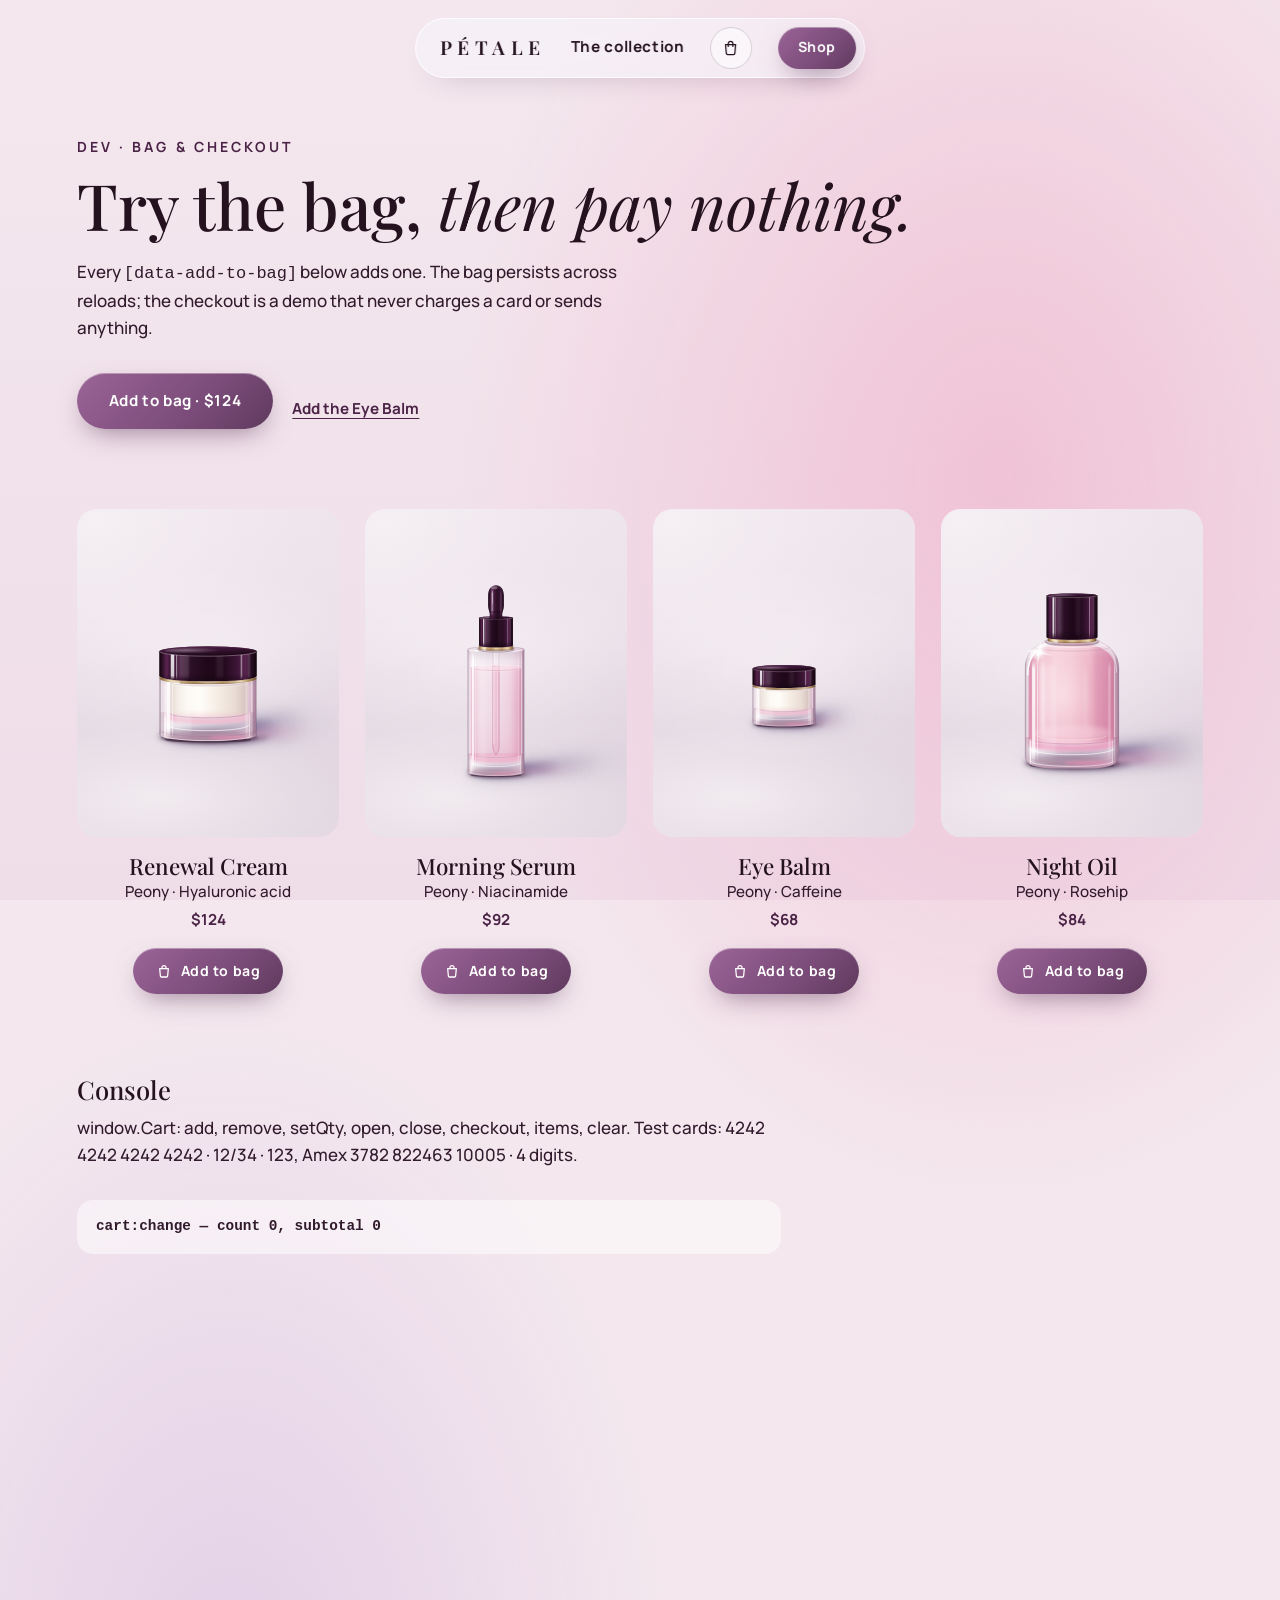
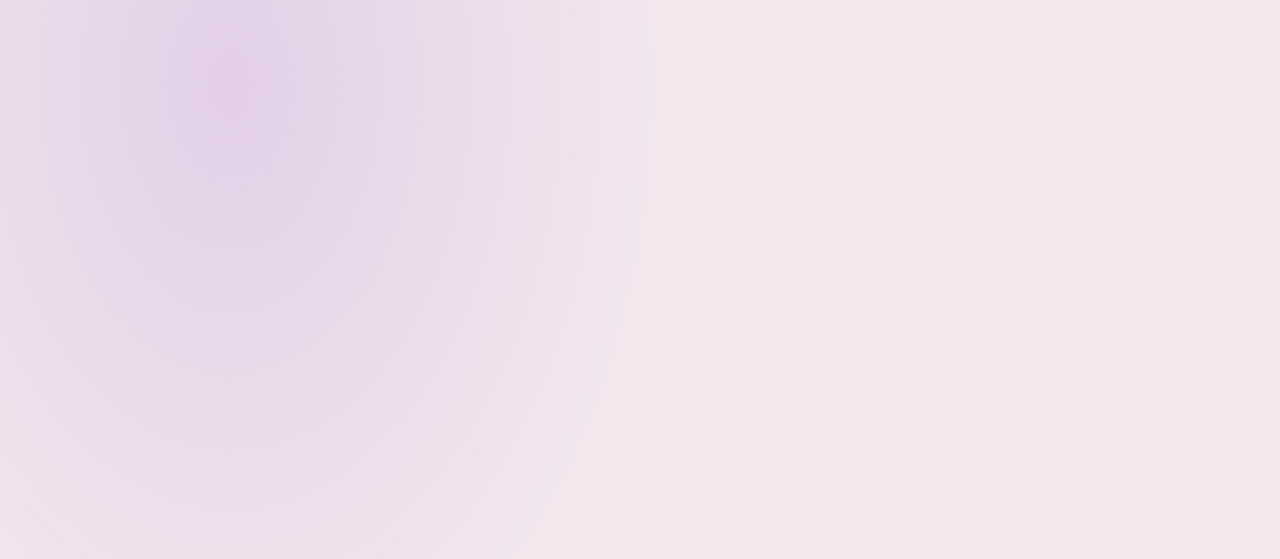
<file: dev/checkout.html>
<!doctype html>
<html lang="en">
<head>
<meta charset="utf-8">
<meta name="viewport" content="width=device-width, initial-scale=1, viewport-fit=cover">
<!-- the dev page behaves as if it sat at the site root, so SITE.products[].img and the asset paths resolve -->
<base href="../">
<title>Pétale — bag &amp; checkout (dev)</title>
<link rel="icon" href="assets/img/favicon.svg" type="image/svg+xml">
<link rel="preconnect" href="https://fonts.googleapis.com">
<link rel="preconnect" href="https://fonts.gstatic.com" crossorigin>
<link rel="stylesheet" href="https://fonts.googleapis.com/css2?family=Playfair+Display:ital,wght@0,400;0,500;0,600;1,400;1,500&amp;family=Manrope:wght@500;600;700&amp;display=swap">
<style>
  /* tokens, as in the contract */
  :root{
    --air:#F4E8EE; --ink:#24121F; --ink2:#301A2C; --vtext:#4A2346;
    --violet:#7A4B78; --violet-hi:#9A6497; --lilac:#C49BC1;
    --line:rgba(36,18,31,.16); --line-2:rgba(122,75,120,.5);
    --serif:"Playfair Display",Georgia,serif; --sans:"Manrope",Helvetica,Arial,sans-serif;
    --expo:cubic-bezier(.16,1,.3,1);
    --fill:linear-gradient(135deg,var(--violet-hi) 0%,var(--violet) 62%,#5F3A5E 100%);
    --fill-done:linear-gradient(135deg,#B587B2 0%,#8D5B8A 58%,#6B4369 100%);
  }
  *,*::before,*::after{box-sizing:border-box;margin:0;padding:0}
  html{background:var(--air)}
  body{min-height:100vh;color:var(--ink);font:500 1.0625rem/1.6 var(--sans);-webkit-font-smoothing:antialiased;
    background:
      radial-gradient(60% 50% at 78% 22%,rgba(239,169,196,.55),rgba(239,169,196,0) 70%),
      radial-gradient(50% 45% at 18% 78%,rgba(205,178,224,.45),rgba(205,178,224,0) 70%),
      linear-gradient(180deg,#F4E8EE,#EFDDE8) fixed}
  button{font:inherit;color:inherit;background:none;border:0;cursor:pointer}
  img{display:block;max-width:100%}
  :focus-visible{outline:2px solid var(--violet-hi);outline-offset:4px}
  html.lenis,html.lenis body{height:auto}
  .lenis:not(.lenis-autoToggle).lenis-stopped{overflow:clip}
  .lenis [data-lenis-prevent]{overscroll-behavior:contain}

  .nav{position:fixed;top:1.1rem;left:50%;transform:translateX(-50%);z-index:46;max-width:calc(100vw - 1.6rem)}
  .pill{display:flex;align-items:center;gap:clamp(.9rem,2vw,1.6rem);padding:.5rem .5rem .5rem 1.5rem;border-radius:100px;
    background:rgba(246,245,250,.6);-webkit-backdrop-filter:blur(18px) saturate(1.3);backdrop-filter:blur(18px) saturate(1.3);
    border:1px solid rgba(255,255,255,.75);box-shadow:0 12px 32px -22px rgba(74,35,70,.45)}
  .brand{font:600 1.2rem/1 var(--serif);letter-spacing:.28em;color:var(--ink);text-decoration:none;white-space:nowrap}
  .link{font-size:.95rem;font-weight:700;letter-spacing:.04em;color:var(--ink);text-decoration:none;white-space:nowrap}
  .pill [data-cart-button]:empty{display:block;width:42px;height:42px}
  .pbook,.btn,.add{display:inline-flex;align-items:center;justify-content:center;gap:.55rem;border-radius:100px;color:#fff;font-weight:700;
    letter-spacing:.04em;white-space:nowrap;background:var(--fill);text-decoration:none;
    box-shadow:inset 0 1px 0 rgba(255,255,255,.35),0 10px 28px -10px rgba(95,58,94,.7);transition:transform .25s var(--expo)}
  .pbook{min-height:42px;padding:0 1.25rem;font-size:.875rem}
  .btn{min-height:56px;padding:0 2rem;font-size:.95rem}
  .add{min-height:46px;padding:0 1.4rem;font-size:.875rem}
  .add svg{width:16px;height:16px;fill:none;stroke:currentColor;stroke-width:1.9;stroke-linecap:round;stroke-linejoin:round}
  .add .ic-ok{display:none}
  .is-added{background:var(--fill-done)!important}
  .add.is-added .ic-bag{display:none}
  .add.is-added .ic-ok{display:block}
  .plain{margin-top:1rem;font-size:.95rem;font-weight:700;color:var(--vtext);text-decoration:underline;text-underline-offset:4px}
  @media (max-width:760px){.pill .link{display:none}.pill{padding:.42rem .42rem .42rem 1.15rem;gap:1rem}.brand{font-size:1.1rem}}

  main{max-width:80rem;margin:0 auto;padding:8.5rem clamp(1.25rem,6vw,6.5rem) 6rem}
  .eyebrow{font-size:.875rem;font-weight:700;letter-spacing:.22em;text-transform:uppercase;color:var(--vtext)}
  h1{font:500 clamp(2.4rem,5vw,4.2rem)/1.05 var(--serif);margin:.8rem 0 1.2rem}
  h1 em{font-style:italic;font-weight:400}
  .lede{max-width:36rem;color:var(--ink2);margin-bottom:2rem}
  .actions{display:flex;flex-wrap:wrap;align-items:center;gap:1.2rem}
  .grid{display:grid;grid-template-columns:repeat(4,minmax(0,1fr));gap:clamp(1rem,2vw,1.8rem);margin-top:5rem}
  .pcard{display:flex;flex-direction:column;align-items:center;text-align:center}
  .pframe{width:100%;aspect-ratio:4/5;border-radius:20px;overflow:hidden;background:#F1E4EB}
  .pframe img{width:100%;height:100%;object-fit:cover}
  .pcard h3{font:500 1.4rem/1.2 var(--serif);margin-top:1rem}
  .pcard p{font-size:.95rem;color:var(--ink2)}
  .pcard .price{font-weight:700;color:var(--vtext);margin:.2rem 0 1rem}
  .notes{margin-top:5rem;max-width:44rem;color:var(--ink2)}
  .notes h2{font:500 1.6rem/1.2 var(--serif);color:var(--ink);margin-bottom:.6rem}
  .notes li{margin:.3rem 0 .3rem 1.2rem}
  .log{margin-top:2rem;padding:1rem 1.2rem;border-radius:16px;background:rgba(255,255,255,.5);font:600 .9rem/1.5 ui-monospace,Menlo,monospace;color:var(--ink2)}
  .spacer{height:90vh}
  @media (max-width:980px){.grid{grid-template-columns:repeat(2,minmax(0,1fr))}}
</style>
<link rel="stylesheet" href="assets/css/checkout.css">
</head>
<body>
<header class="nav">
  <nav class="pill" aria-label="Main">
    <a class="brand" href="dev/checkout.html#top">PÉTALE</a>
    <a class="link" href="dev/checkout.html#grid">The collection</a>
    <span data-cart-button></span>
    <a class="pbook" href="dev/checkout.html#grid">Shop</a>
  </nav>
</header>

<main id="top">
  <p class="eyebrow">Dev · Bag &amp; checkout</p>
  <h1>Try the bag, <em>then pay nothing.</em></h1>
  <p class="lede">Every <code>[data-add-to-bag]</code> below adds one. The bag persists across reloads; the checkout is a demo that never charges a card or sends anything.</p>
  <div class="actions">
    <button class="btn" type="button" data-add-to-bag="cream"><span class="btn-label">Add to bag · <span data-price="cream">$124</span></span></button>
    <button class="plain" type="button" data-add-to-bag="eye">Add the Eye Balm</button>
  </div>

  <ul class="grid" id="grid" role="list"></ul>

  <section class="notes">
    <h2>Console</h2>
    <p>window.Cart: add, remove, setQty, open, close, checkout, items, clear. Test cards: 4242 4242 4242 4242 · 12/34 · 123, Amex 3782 822463 10005 · 4 digits.</p>
    <div class="log" id="log">cart:change —</div>
  </section>
  <div class="spacer"></div>
</main>

<script src="assets/js/config.js"></script>
<script>
  /* product cards from SITE, built like the page builds them */
  (function () {
    var bag = '<svg class="ic-bag" viewBox="0 0 24 24" aria-hidden="true"><path d="M5.5 8.5h13l-1.1 11.2a1.5 1.5 0 0 1-1.5 1.3H8.1a1.5 1.5 0 0 1-1.5-1.3L5.5 8.5Z"/><path d="M9 8.5V7a3 3 0 0 1 6 0v1.5"/></svg>';
    var ok = '<svg class="ic-ok" viewBox="0 0 24 24" aria-hidden="true"><path d="m5.5 12.5 4.2 4.2 8.8-9.2"/></svg>';
    document.getElementById('grid').innerHTML = SITE.products.map(function (p) {
      return '<li class="pcard"><div class="pframe"><img src="' + p.img + '" alt="' + p.alt + '" width="800" height="1000"></div>' +
        '<h3>' + p.short + '</h3><p>' + p.note + '</p><p class="price">$' + p.price + '</p>' +
        '<button class="add" type="button" data-add-to-bag="' + p.sku + '">' + bag + ok + '<span class="add-label">Add to bag</span></button></li>';
    }).join('');
  })();
</script>
<script src="assets/vendor/lenis.min.js"></script>
<script>
  /* a Lenis instance like the page's, so stop()/start() are exercised */
  (function () {
    if (!window.Lenis || matchMedia('(prefers-reduced-motion: reduce)').matches) return;
    var lenis = new Lenis({ lerp: 0.12, smoothWheel: true });
    window.lenis = lenis;
    (function raf(t) { lenis.raf(t); requestAnimationFrame(raf); })(0);
  })();
  document.addEventListener('cart:change', function (e) {
    window.__cartEvents = (window.__cartEvents || []).concat([e.detail]);
    document.getElementById('log').textContent = 'cart:change — count ' + e.detail.count + ', subtotal ' + e.detail.subtotal;
  });
</script>
<script src="assets/js/checkout.js" defer></script>
</body>
</html>
</file>
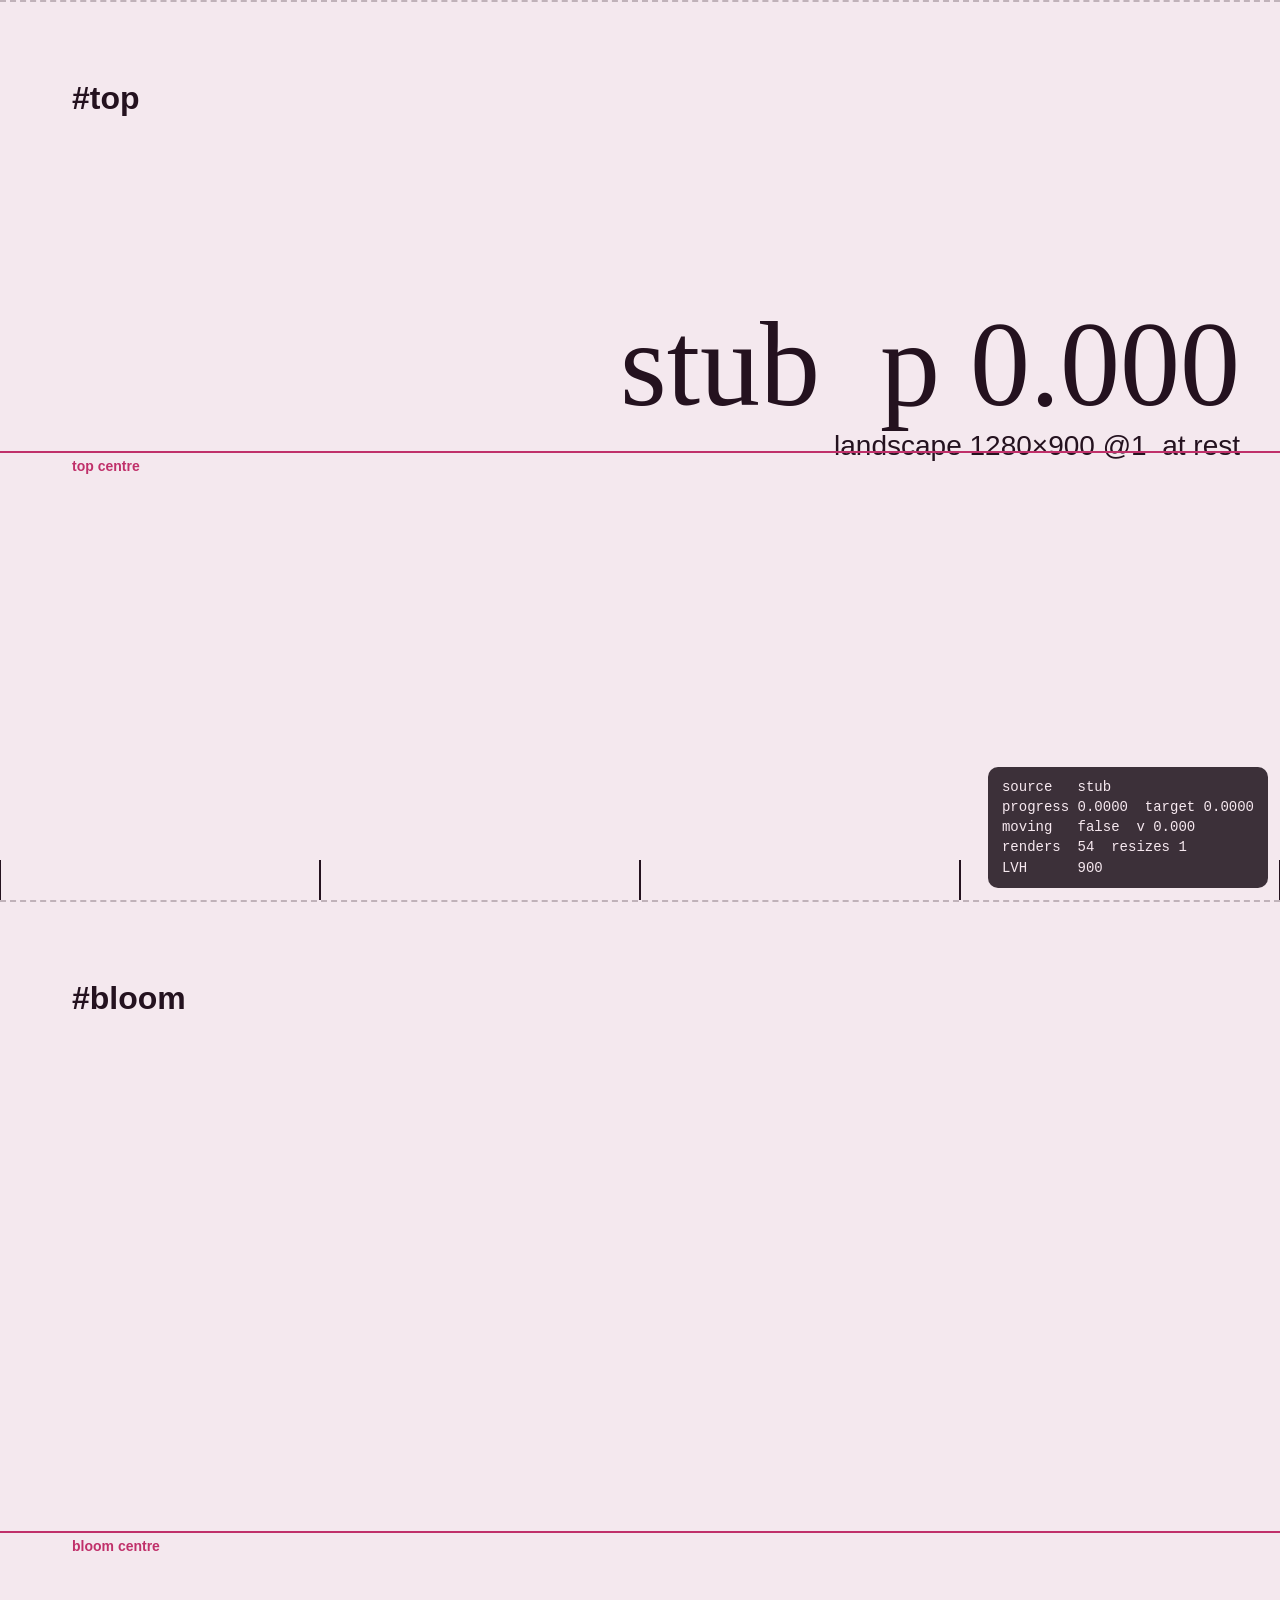
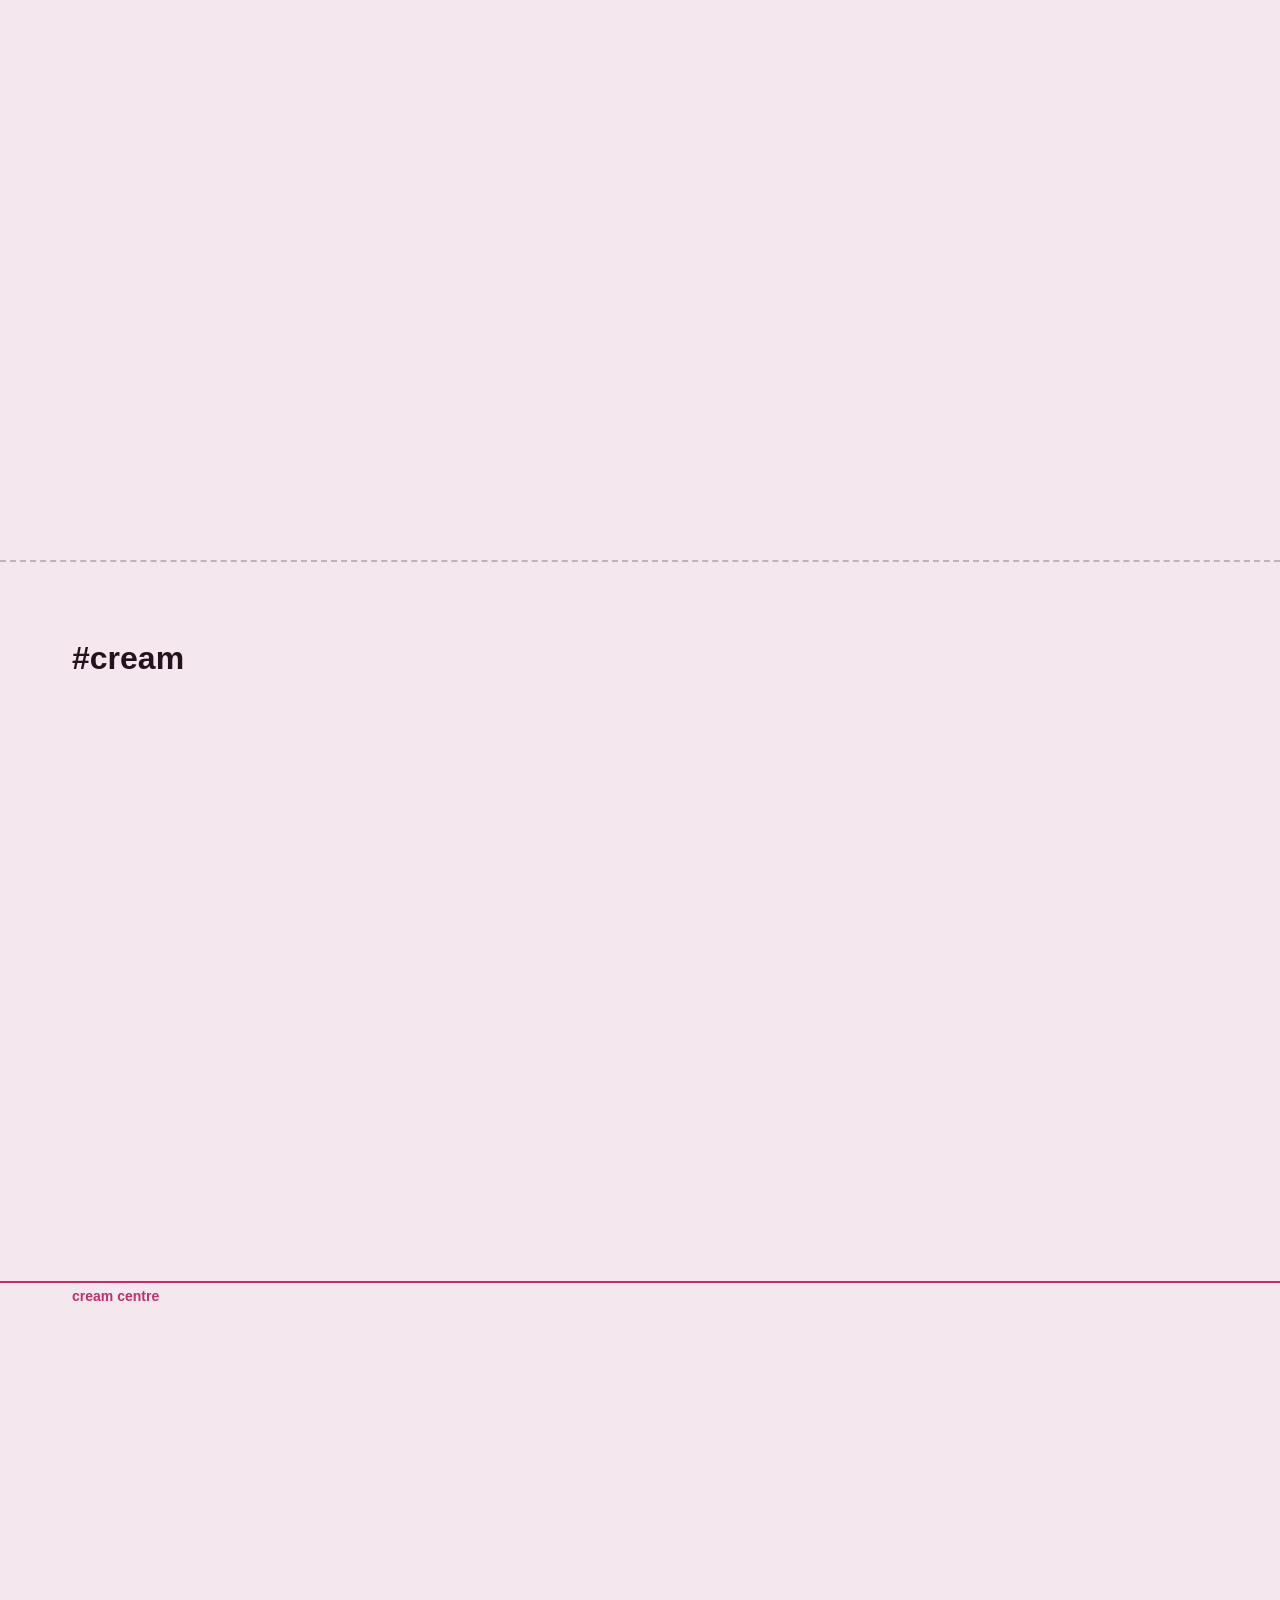
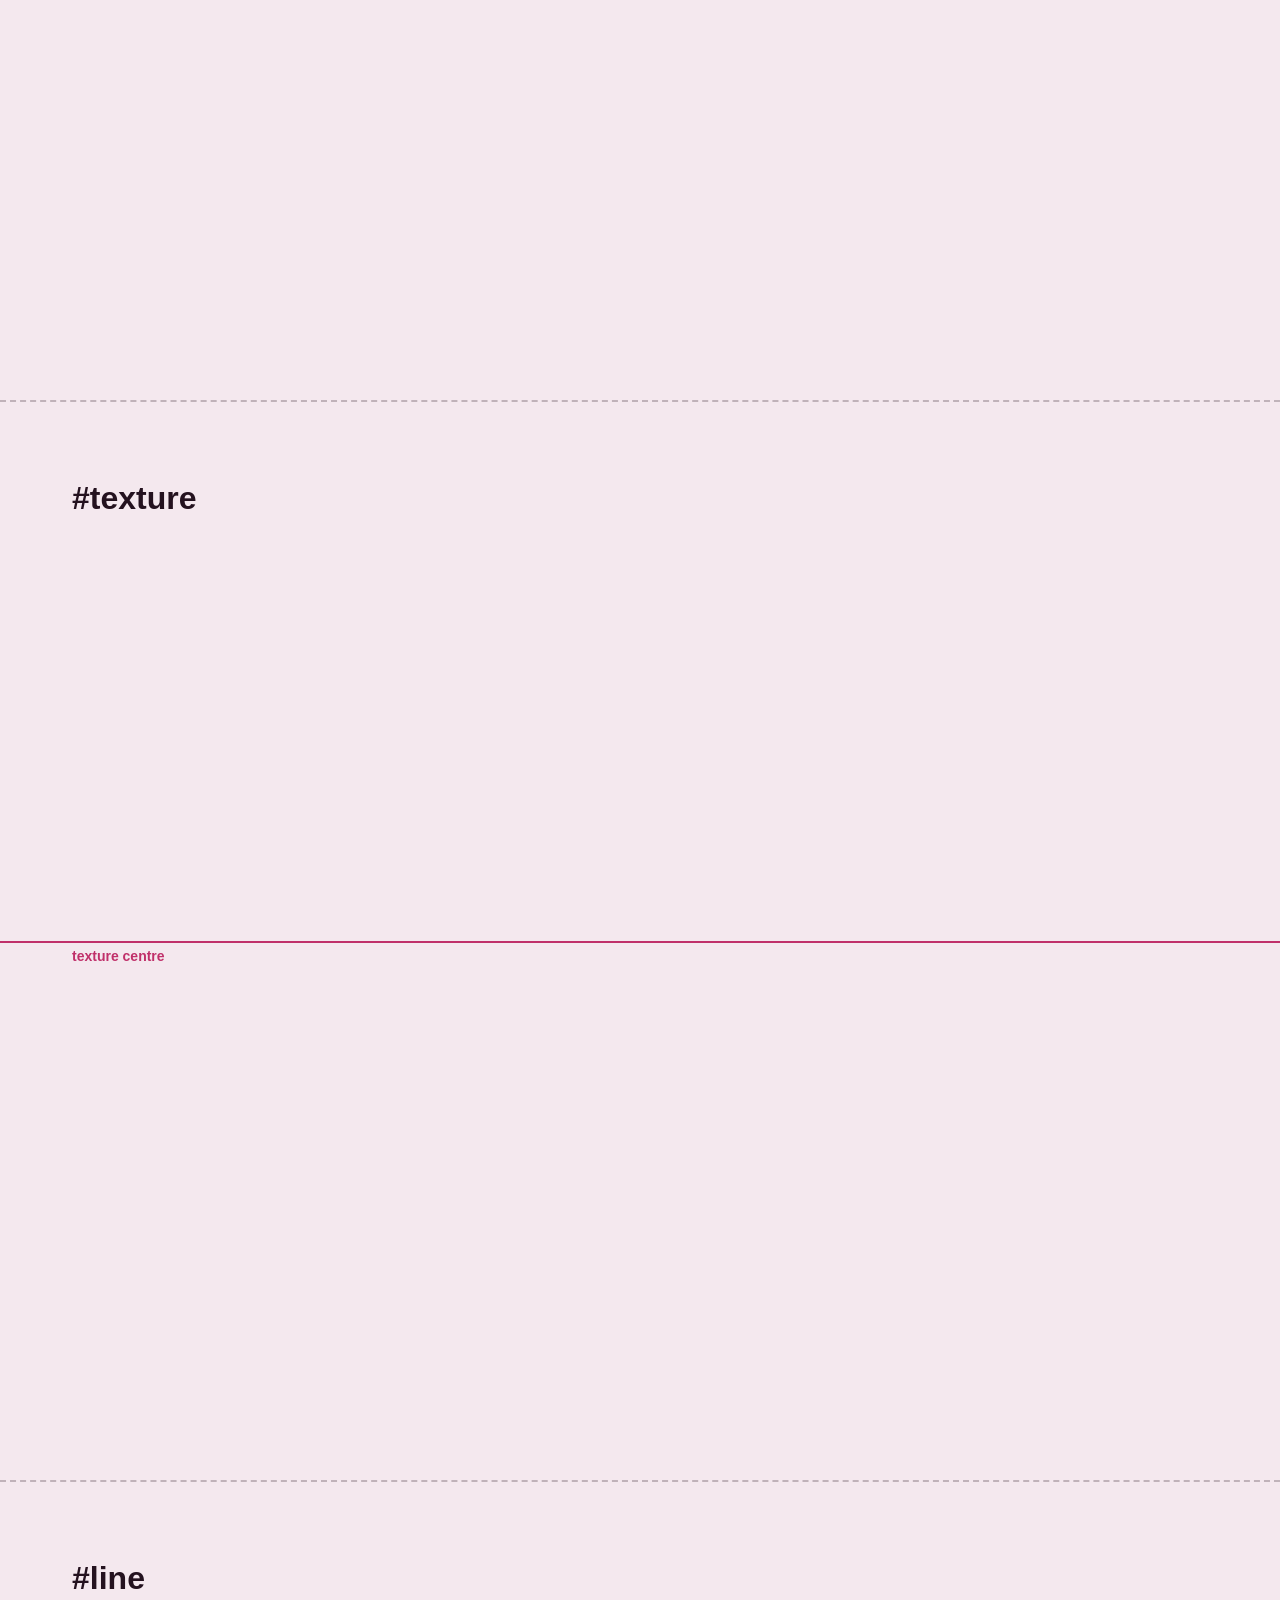
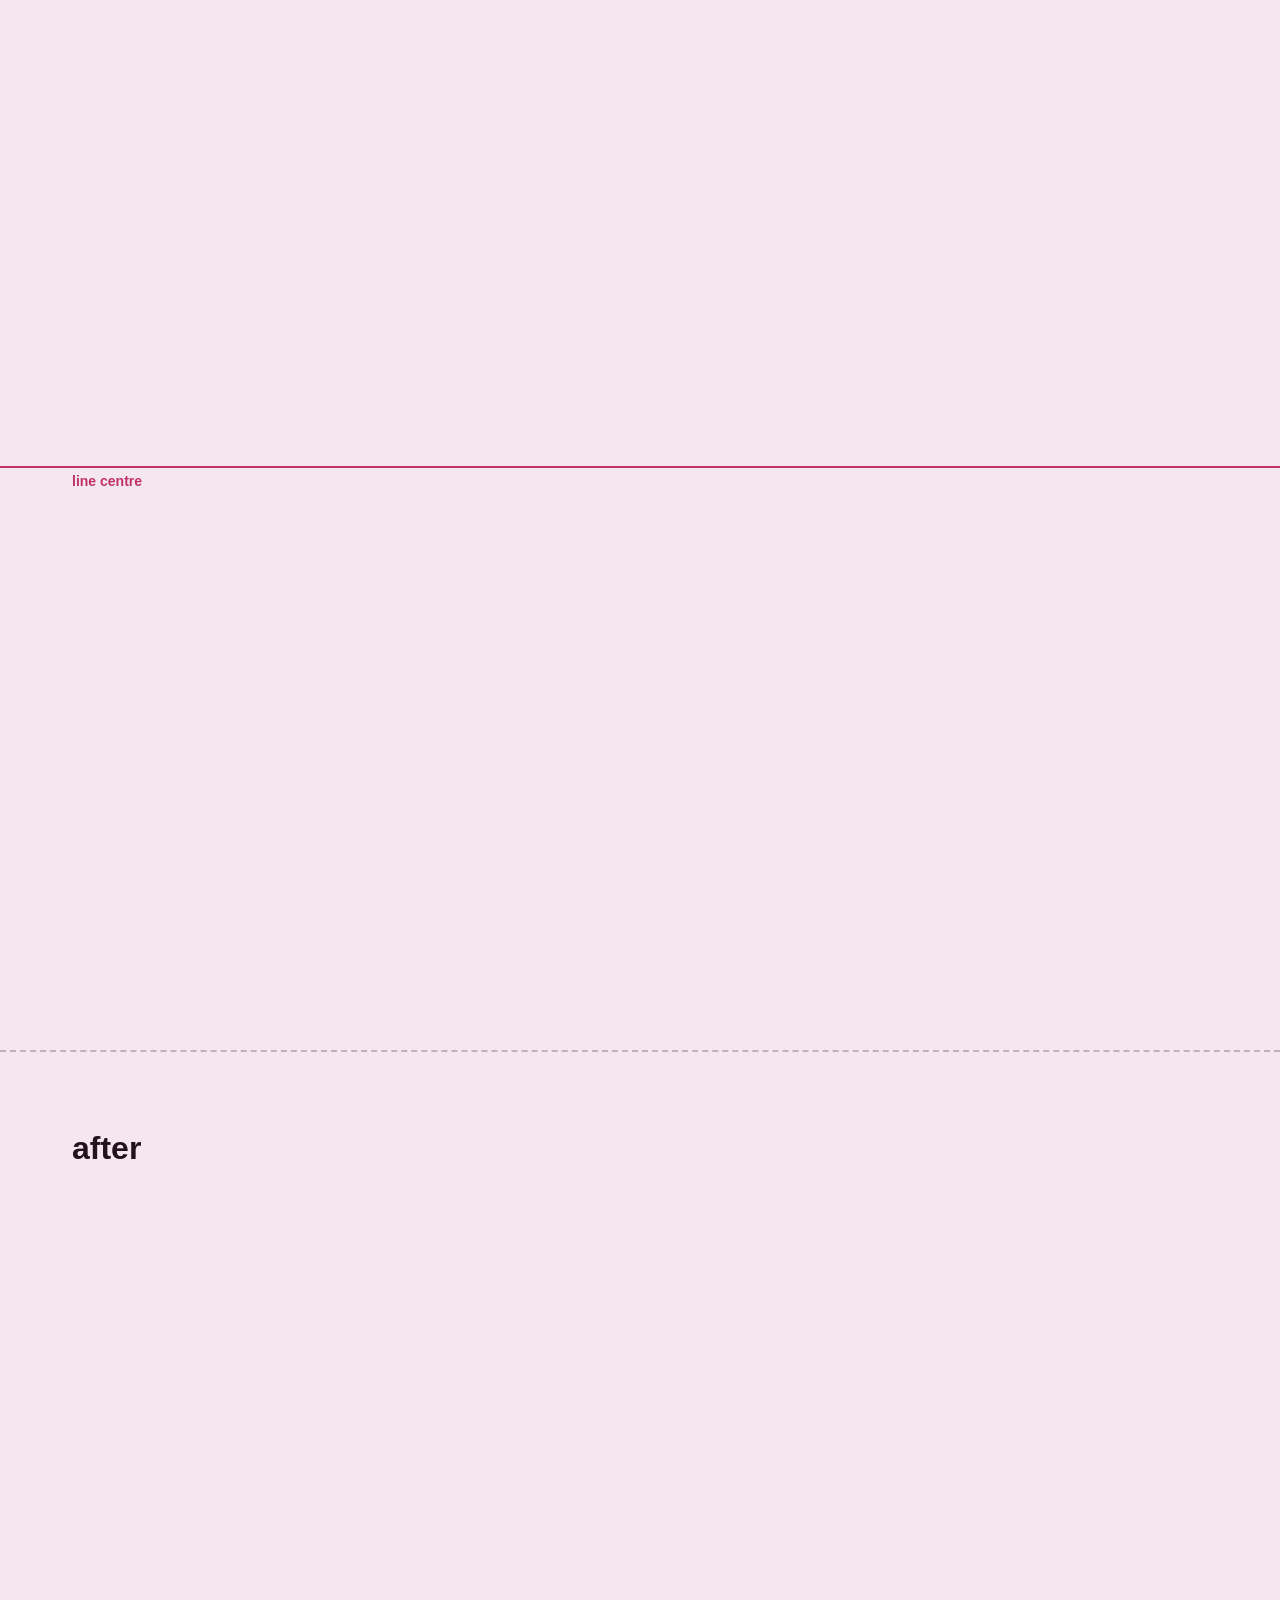
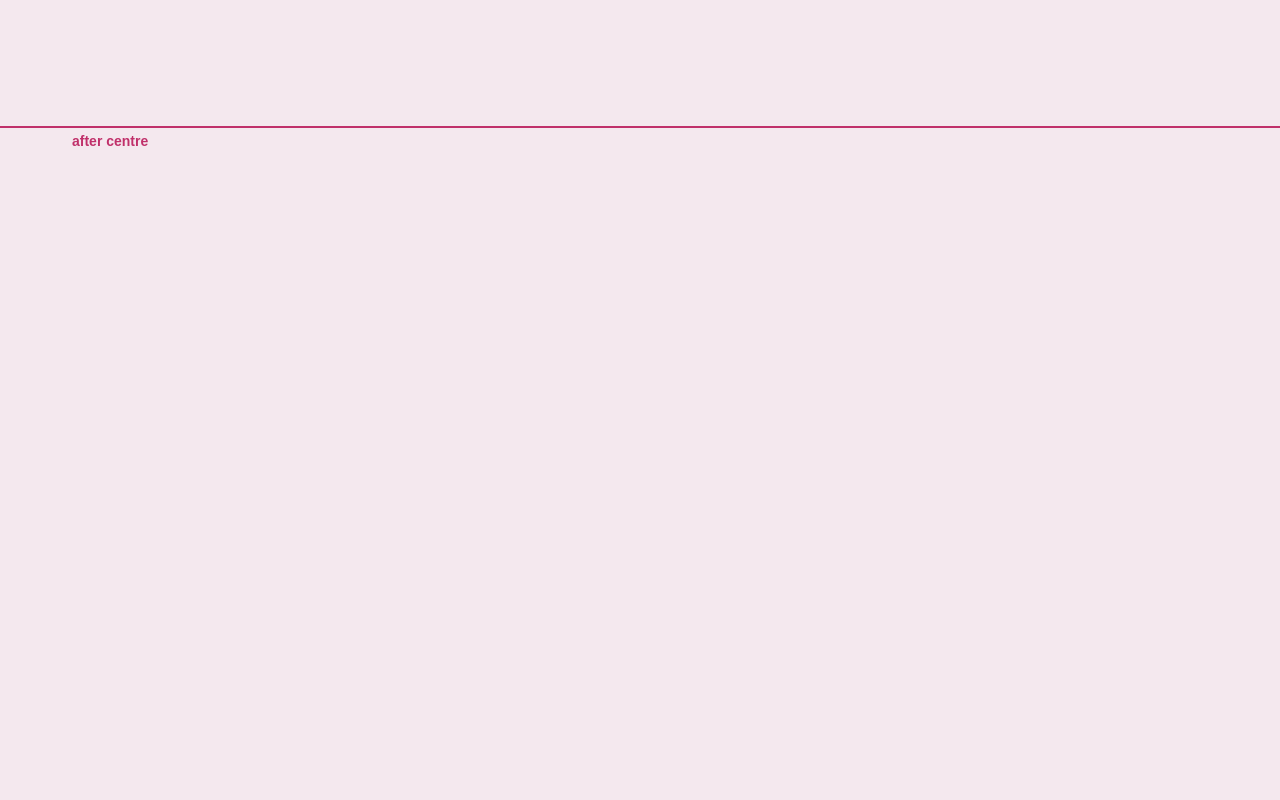
<file: dev/engine-stub.html>
<!doctype html>
<html lang="en">
<head>
<meta charset="utf-8">
<meta name="viewport" content="width=device-width, initial-scale=1">
<base href="../">
<title>Engine — player harness</title>
<link rel="icon" href="data:,">
<style>
  :root { --air:#F4E8EE; --ink:#24121F; }
  html, body { margin: 0; background: var(--air); color: var(--ink); font: 600 1rem/1.5 Helvetica, Arial, sans-serif; }
  #film { position: fixed; inset: 0; z-index: 0; overflow: hidden; background: var(--air); }
  main { position: relative; z-index: 2; }
  section { position: relative; box-sizing: border-box; padding: 4.5rem; border-top: 2px dashed rgba(36,18,31,.25); }
  section h2 { margin: 0; font-size: 2rem; }
  section::after { content: attr(id) ' centre'; position: absolute; left: 0; right: 0; top: 50%; border-top: 2px solid #c0306a;
                   font-size: .875rem; color: #c0306a; padding: .2rem 4.5rem; }
  #top { height: 100vh; } #bloom { height: 140vh; } #cream { height: 160vh; } #texture { height: 120vh; } #line { height: 130vh; }
  #after { height: 150vh; }
  #hud { position: fixed; right: 12px; bottom: 12px; z-index: 99; font: .875rem/1.45 ui-monospace, Menlo, monospace;
         background: rgba(20,8,18,.82); color: #f7e9f0; padding: 10px 14px; border-radius: 10px; white-space: pre; pointer-events: none; }
</style>
</head>
<body>
<div id="film"></div>
<main>
  <section id="top"><h2>#top</h2></section>
  <section id="bloom"><h2>#bloom</h2></section>
  <section id="cream"><h2>#cream</h2></section>
  <section id="texture"><h2>#texture</h2></section>
  <section id="line"><h2>#line</h2></section>
  <section id="after"><h2>after</h2></section>
</main>
<div id="hud">…</div>

<script>
/* A tiny inline film source that draws its progress and records every call the player makes.
   Query: ?scene=NAME  ?source=auto|frames|scene  ?manifest=URL  ?nocontainer=1
          ?fail3d=reject|throw  ?slow=MS  ?throw=1 (render throws)  ?inject=1 (data: script) */
(function () {
  var q = new URLSearchParams(location.search);
  var calls = window.__calls = { create: [], resize: [], load: [], render: 0, moving: [], destroy: [], last: null };

  function stub(name, behaviour) {
    return function create(opts) {
      calls.create.push(name);
      if (behaviour === 'throw-create') throw new Error(name + ' cannot start');
      var c = document.createElement('canvas');
      c.style.cssText = 'position:absolute;inset:0;width:100%;height:100%;display:block';
      c.dataset.source = name;
      opts.container.appendChild(c);
      var x = c.getContext('2d'), size = { w: 1, h: 1, dpr: 1 }, lastMoving = null;
      return {
        load: function (onProgress, hint) {
          calls.load.push({ name: name, hint: hint && hint.progress });
          if (behaviour === 'reject') return Promise.reject(new Error(name + ' has no WebGL here'));
          var ms = +q.get('slow') || 120;
          return new Promise(function (resolve) {
            var t0 = performance.now();
            (function step() {
              var f = Math.min(1, (performance.now() - t0) / ms);
              onProgress(f);
              if (f < 1) setTimeout(step, 20); else resolve();
            })();
          });
        },
        resize: function (v) {
          calls.resize.push({ name: name, w: v.w, h: v.h, dpr: v.dpr, portrait: v.portrait, t: performance.now() });
          size = v;
          c.width = Math.round(v.w * v.dpr); c.height = Math.round(v.h * v.dpr);
        },
        render: function (p, info) {
          if (behaviour === 'throw-render') throw new Error(name + ' render broke');
          calls.render++;
          calls.last = { p: p, moving: info.moving, velocity: info.velocity, t: performance.now() };
          if (info.moving !== lastMoving) { calls.moving.push([performance.now(), info.moving, p]); lastMoving = info.moving; }
          var w = c.width, h = c.height, d = size.dpr;
          x.fillStyle = '#F4E8EE'; x.fillRect(0, 0, w, h);
          x.fillStyle = info.moving ? '#E58BB0' : '#7A4B78';
          x.fillRect(0, h - 24 * d, w * p, 24 * d);
          for (var k = 0; k <= 4; k++) { x.fillStyle = '#24121F'; x.fillRect(w * k / 4 - d, h - 40 * d, 2 * d, 40 * d); }
          x.fillStyle = '#24121F';
          x.font = (size.portrait ? 64 : 120) * d + 'px Georgia, serif';
          x.textAlign = 'right';
          x.fillText(name + '  p ' + p.toFixed(3), w - 40 * d, h * 0.45);
          x.font = 28 * d + 'px Helvetica, Arial, sans-serif';
          x.fillText((size.portrait ? 'portrait ' : 'landscape ') + size.w + '×' + size.h + ' @' + size.dpr +
                     (info.moving ? '  moving ' + info.velocity.toFixed(2) + '/s' : '  at rest'), w - 40 * d, h * 0.45 + 50 * d);
        },
        destroy: function () { calls.destroy.push(name); if (c.parentNode) c.parentNode.removeChild(c); }
      };
    };
  }
  var FS = window.FilmSources = window.FilmSources || {};
  FS.stub = stub('stub', q.get('throw') ? 'throw-render' : '');
  FS.scene2d = stub('scene2d', '');
  if (q.get('fail3d')) FS.scene3d = stub('scene3d', q.get('fail3d') === 'throw' ? 'throw-create' : 'reject');
})();
</script>
<script src="assets/js/film/player.js"></script>
<script>
(function () {
  var q = new URLSearchParams(location.search);
  var log = window.__log = { progress: [], ready: 0, readyAt: 0 };
  var t0 = performance.now();
  var config = {
    source: q.get('source') || 'scene',
    manifest: q.get('manifest') || 'dev/engine-test/none.json',
    scene: q.get('scene') || 'stub'
  };
  var scripts = null;
  if (q.get('inject')) {
    config.scene = 'injected';
    scripts = { injected: 'data:text/javascript,' + encodeURIComponent(
      'window.FilmSources.injected = window.FilmSources.stub;') };
  }
  var player = window.__player = FilmPlayer.create({
    container: q.get('nocontainer') ? null : document.getElementById('film'),
    anchors: ['top', 'bloom', 'cream', 'texture', 'line'],
    config: config,
    scripts: scripts,
    onLoadProgress: function (f) { log.progress.push(f); },
    onReady: function () { log.ready++; log.readyAt = performance.now() - t0; }
  });
  var lenis = q.get('lenis') === '1' && window.Lenis ? new Lenis() : null;
  var hud = document.getElementById('hud'), hudT = 0;
  window.__frames = [];
  function loop(t) {
    if (lenis) lenis.raf(t);
    var p = player.frame(t, window.scrollY);
    if (window.__recording) window.__frames.push([t, p, player.target]);
    if (t - hudT > 100) {
      hudT = t;
      hud.textContent = 'source   ' + (window.__film.source || '…') + '\nprogress ' + player.progress.toFixed(4) +
        '  target ' + player.target.toFixed(4) + '\nmoving   ' + player.moving + '  v ' + player.velocity.toFixed(3) +
        '\nrenders  ' + window.__calls.render + '  resizes ' + window.__calls.resize.length + '\nLVH      ' + window.__film.lvh();
    }
    requestAnimationFrame(loop);
  }
  requestAnimationFrame(loop);
})();
</script>
</body>
</html>
</file>
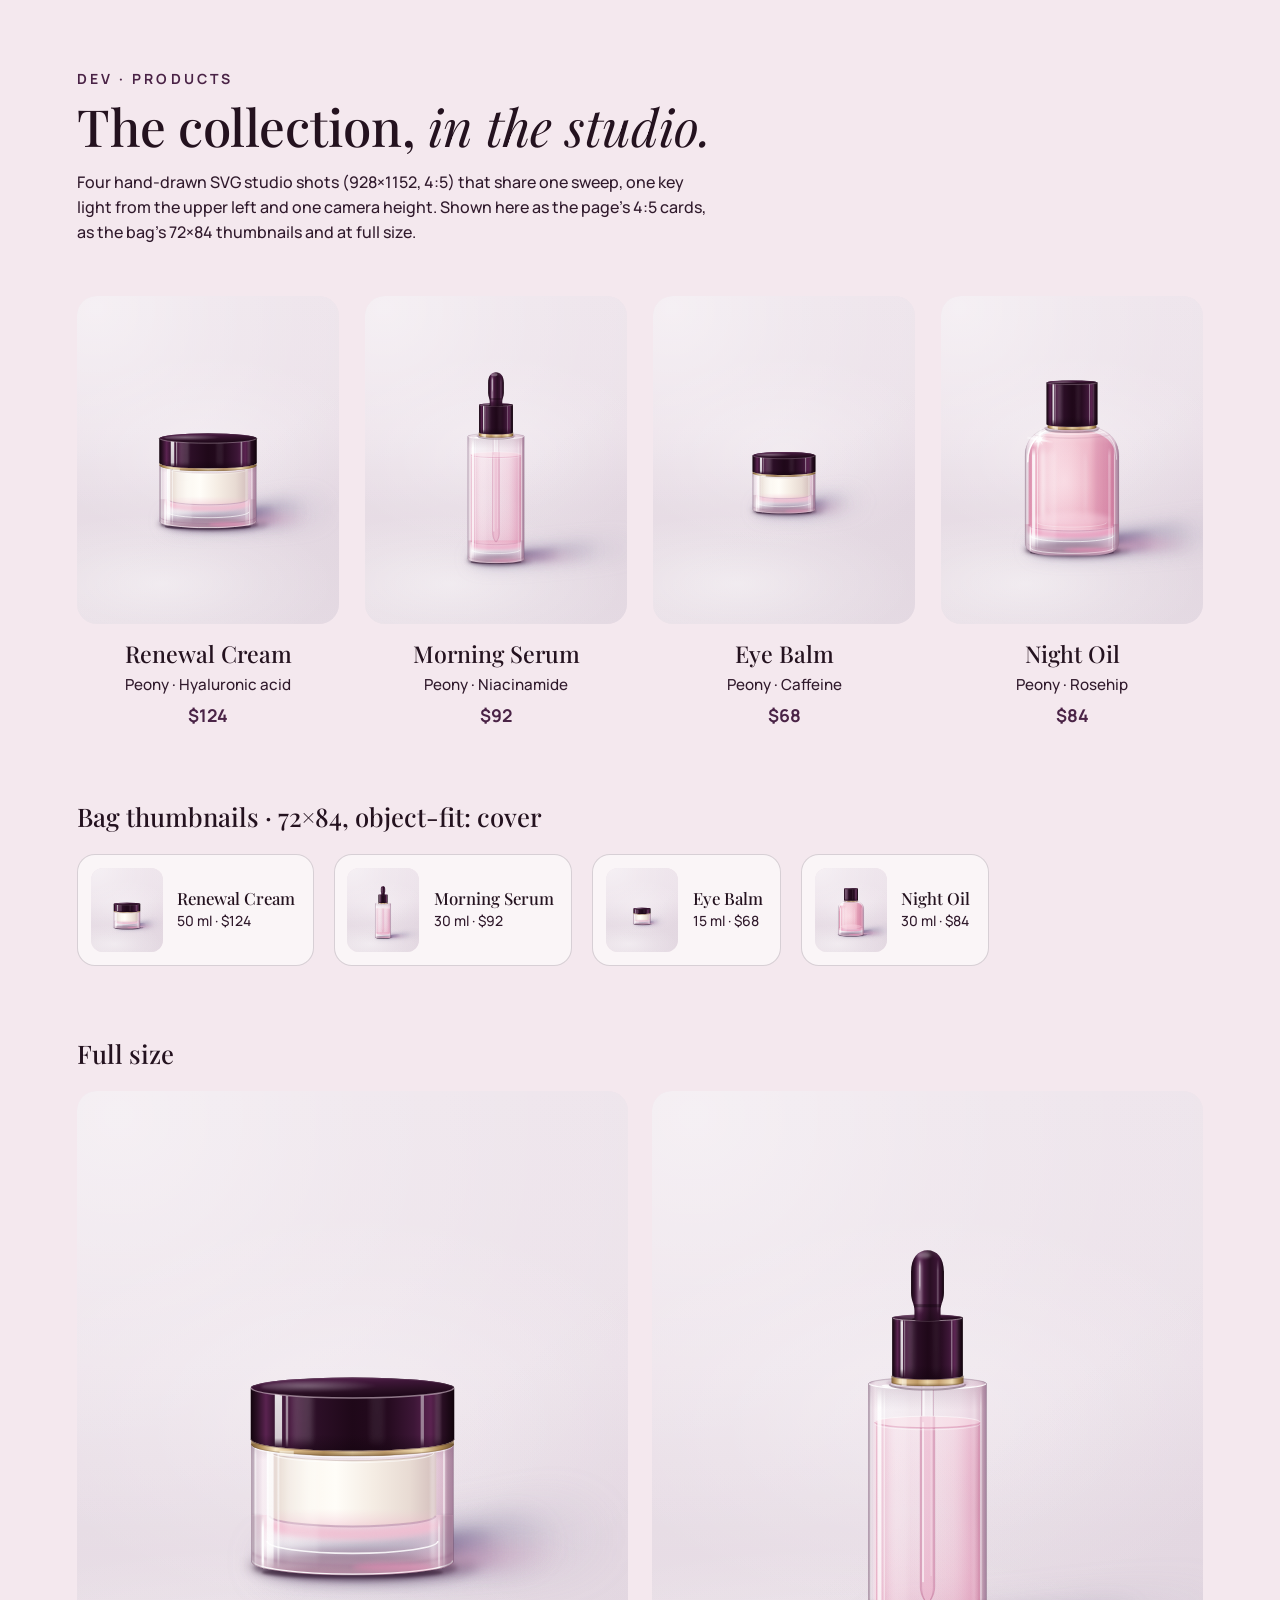
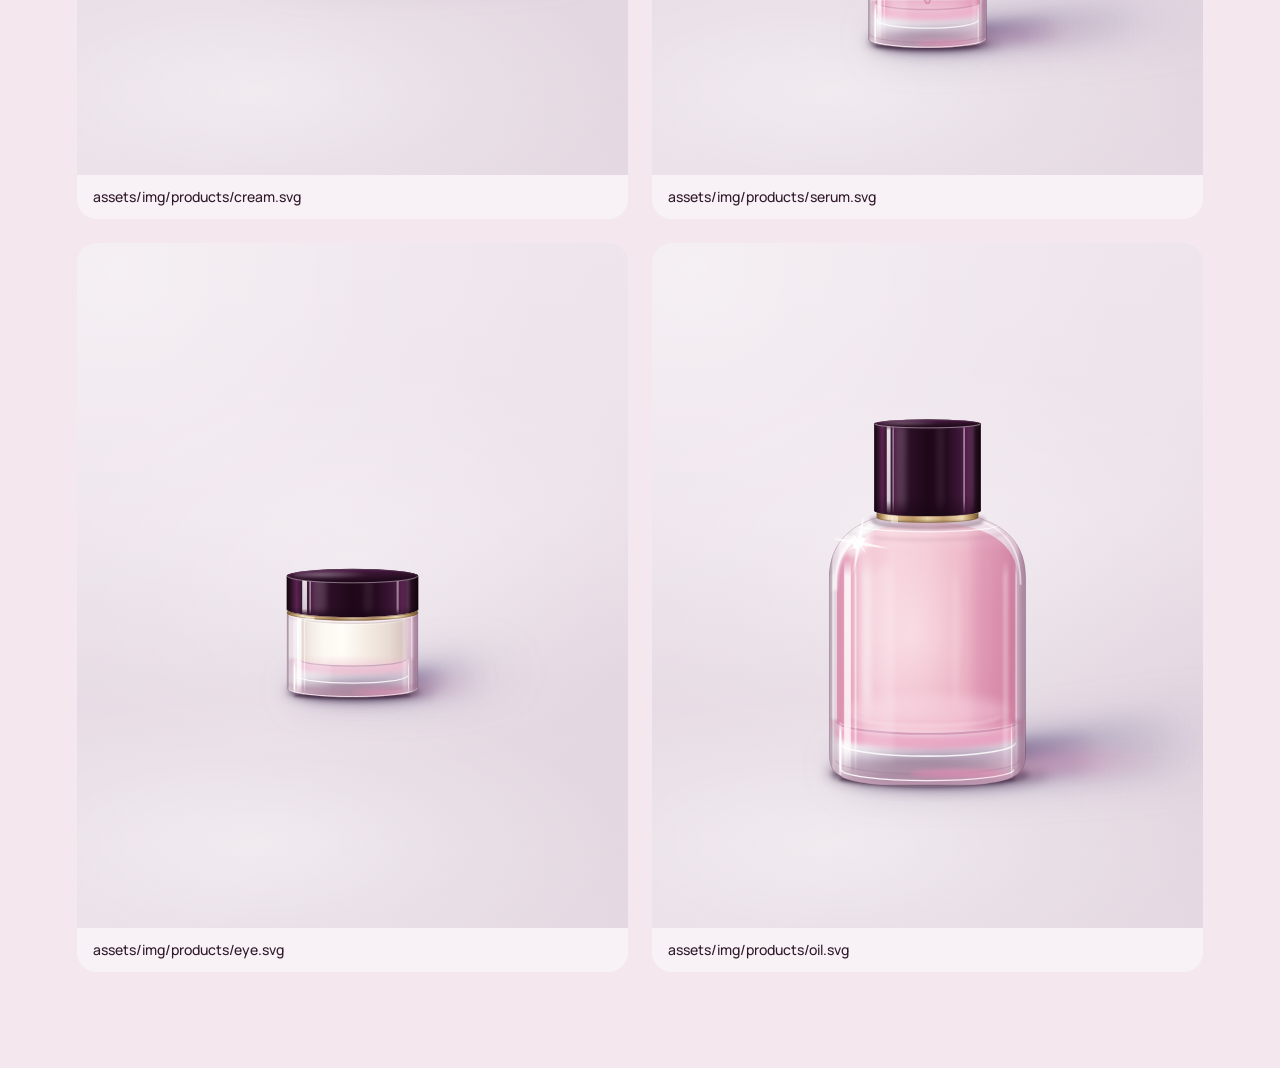
<file: dev/products.html>
<!doctype html>
<html lang="en">
<head>
<meta charset="utf-8">
<meta name="viewport" content="width=device-width, initial-scale=1">
<title>Pétale — product renders (dev)</title>
<link rel="icon" href="../assets/img/favicon.svg" type="image/svg+xml">
<link rel="preconnect" href="https://fonts.googleapis.com">
<link rel="preconnect" href="https://fonts.gstatic.com" crossorigin>
<link rel="stylesheet" href="https://fonts.googleapis.com/css2?family=Manrope:wght@500;600;700&family=Playfair+Display:ital,wght@0,400;0,500;0,600;1,400;1,500&display=swap">
<style>
  :root{
    --air:#F4E8EE; --ink:#24121F; --ink2:#301A2C; --vtext:#4A2346; --violet:#7A4B78; --violet-hi:#9A6497;
    --line:rgba(36,18,31,.16);
    --serif:"Playfair Display",Georgia,serif; --sans:"Manrope",Helvetica,Arial,sans-serif;
    --expo:cubic-bezier(.16,1,.3,1);
  }
  *{box-sizing:border-box;margin:0;padding:0}
  html{background:var(--air)}
  body{background:var(--air);color:var(--ink2);font:500 1rem/1.55 var(--sans);-webkit-font-smoothing:antialiased}
  main{max-width:80rem;margin:0 auto;padding:4.5rem clamp(1.5rem,6vw,6.5rem) 6rem}
  .eyebrow{font:700 .875rem/1 var(--sans);letter-spacing:.22em;text-transform:uppercase;color:var(--vtext)}
  h1{font:500 clamp(2.3rem,4vw,3.6rem)/1.08 var(--serif);color:var(--ink);margin:.8rem 0 1rem}
  h1 em{font-style:italic;font-weight:400}
  .lede{max-width:40rem;color:var(--ink2)}
  h2{font:500 1.6rem/1.2 var(--serif);color:var(--ink);margin:4.5rem 0 1.4rem}
  .grid{display:grid;grid-template-columns:repeat(4,1fr);gap:clamp(1rem,2vw,1.8rem);margin-top:3.2rem}
  .pcard{display:flex;flex-direction:column;align-items:center;text-align:center}
  .pframe{width:100%;aspect-ratio:4/5;border-radius:20px;overflow:hidden;background:#F1E4EB}
  .pframe img{width:100%;height:100%;object-fit:cover;display:block;transition:transform .9s var(--expo)}
  @media(hover:hover){.pcard:hover .pframe img{transform:scale(1.035)}}
  .pinfo{margin-top:1.1rem}
  .pinfo h3{font:500 1.45rem/1.15 var(--serif);color:var(--ink)}
  .pnote{font-size:.95rem;color:var(--ink2);margin-top:.3rem}
  .pprice{display:block;font-size:1.1rem;font-weight:700;color:var(--vtext);margin-top:.35rem}
  .thumbs{display:flex;flex-wrap:wrap;gap:1.25rem}
  .thumb{display:flex;gap:.9rem;align-items:center;padding:.8rem 1.1rem .8rem .8rem;border-radius:18px;
    background:rgba(255,255,255,.55);border:1px solid var(--line)}
  .thumb img{width:72px;height:84px;object-fit:cover;border-radius:12px;display:block;background:#F1E4EB}
  .thumb b{display:block;font:500 1.05rem/1.2 var(--serif);color:var(--ink)}
  .thumb span{font-size:.875rem;color:var(--ink2)}
  .full{display:grid;grid-template-columns:repeat(2,1fr);gap:1.5rem}
  .full figure{border-radius:20px;overflow:hidden;background:#F1E4EB}
  .full img{width:100%;height:auto;display:block}
  .full figcaption{padding:.7rem 1rem;font-size:.875rem;color:var(--ink2);background:rgba(255,255,255,.5)}
  @media(max-width:980px){.grid{grid-template-columns:repeat(2,1fr)}}
  @media(max-aspect-ratio:85/100){main{padding:3rem 1.3rem 4rem}.grid{margin-top:2rem}.full{grid-template-columns:1fr}}
</style>
</head>
<body>
<main>
  <p class="eyebrow">Dev · Products</p>
  <h1>The collection, <em>in the studio.</em></h1>
  <p class="lede">Four hand-drawn SVG studio shots (928×1152, 4:5) that share one sweep, one key light from the upper left and one camera height. Shown here as the page’s 4:5 cards, as the bag’s 72×84 thumbnails and at full size.</p>

  <div class="grid" id="grid"></div>

  <h2>Bag thumbnails · 72×84, object-fit: cover</h2>
  <div class="thumbs" id="thumbs"></div>

  <h2>Full size</h2>
  <div class="full" id="full"></div>
</main>
<script src="../assets/js/config.js"></script>
<script>
(function () {
  var fallback = [
    { sku: "cream", short: "Renewal Cream", note: "Peony · Hyaluronic acid", size: "50 ml", price: 124, img: "assets/img/products/cream.svg", alt: "" },
    { sku: "serum", short: "Morning Serum", note: "Peony · Niacinamide", size: "30 ml", price: 92, img: "assets/img/products/serum.svg", alt: "" },
    { sku: "eye", short: "Eye Balm", note: "Peony · Caffeine", size: "15 ml", price: 68, img: "assets/img/products/eye.svg", alt: "" },
    { sku: "oil", short: "Night Oil", note: "Peony · Rosehip", size: "30 ml", price: 84, img: "assets/img/products/oil.svg", alt: "" }
  ];
  var site = window.SITE || {};
  var list = (site.products && site.products.length) ? site.products : fallback;
  var sym = (site.currency && site.currency.symbol) || "$";
  function el(tag, cls, html) { var e = document.createElement(tag); if (cls) e.className = cls; if (html != null) e.innerHTML = html; return e; }
  function esc(s) { return String(s).replace(/[&<>"]/g, function (c) { return { "&": "&amp;", "<": "&lt;", ">": "&gt;", '"': "&quot;" }[c]; }); }
  function img(p, lazy) {
    var i = new Image(); i.src = "../" + p.img; i.alt = p.alt || p.short; i.width = 928; i.height = 1152;
    i.decoding = "async"; if (lazy) i.loading = "lazy"; return i;
  }
  var grid = document.getElementById("grid"), thumbs = document.getElementById("thumbs"), full = document.getElementById("full");
  list.forEach(function (p) {
    var card = el("article", "pcard"), frame = el("div", "pframe");
    frame.appendChild(img(p)); card.appendChild(frame);
    card.appendChild(el("div", "pinfo", "<h3>" + esc(p.short) + "</h3><p class=\"pnote\">" + esc(p.note) + "</p><span class=\"pprice\">" + sym + p.price + "</span>"));
    grid.appendChild(card);
    var t = el("div", "thumb"); t.appendChild(img(p));
    t.appendChild(el("div", "", "<b>" + esc(p.short) + "</b><span>" + esc(p.size || "") + " · " + sym + p.price + "</span>"));
    thumbs.appendChild(t);
    var f = el("figure"); f.appendChild(img(p, true)); f.appendChild(el("figcaption", "", esc(p.img)));
    full.appendChild(f);
  });
})();
</script>
</body>
</html>
</file>
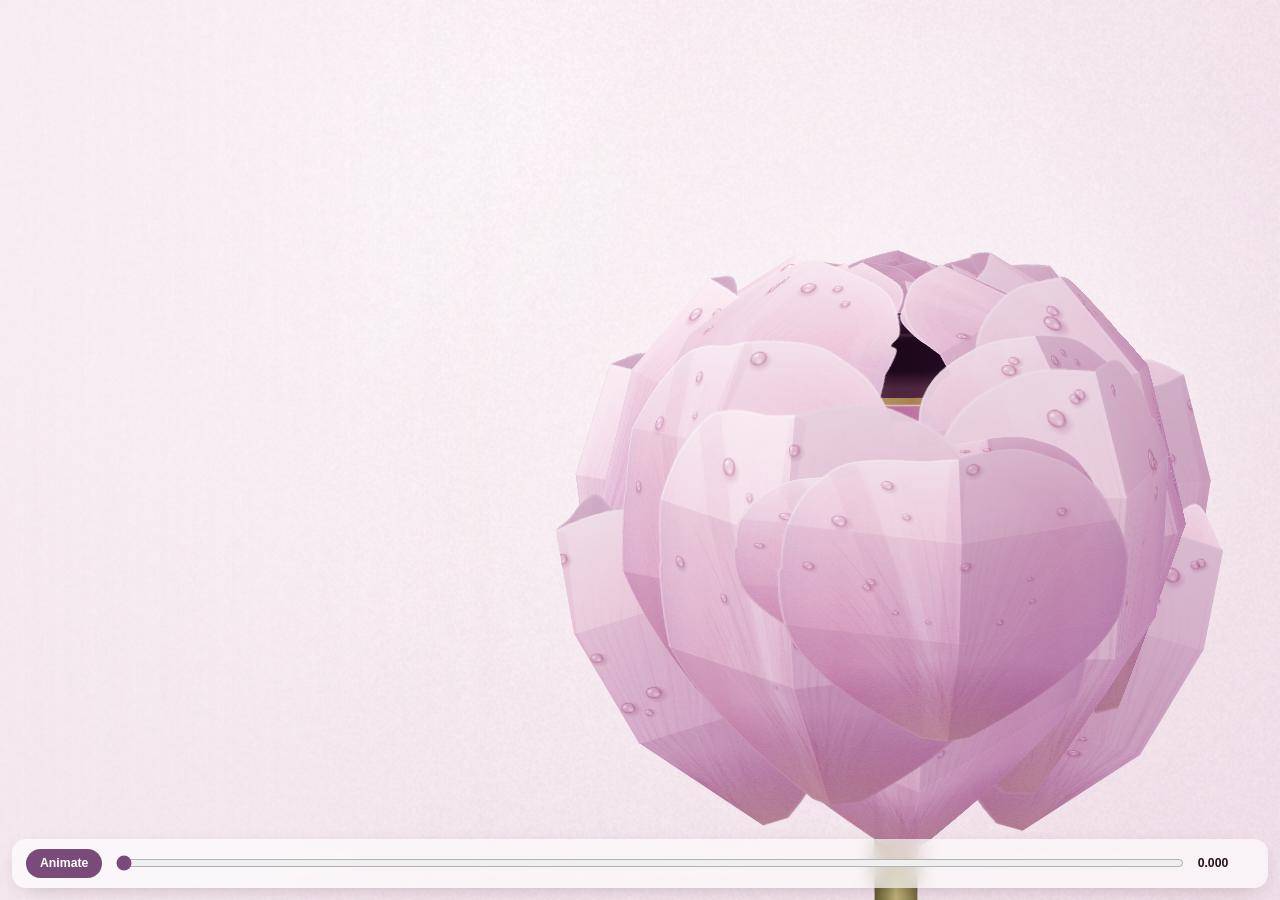
<file: dev/scene2d.html>
<!doctype html>
<html lang="en">
<head>
<meta charset="utf-8">
<meta name="viewport" content="width=device-width, initial-scale=1">
<base href="../">
<title>Scene 2D — film harness</title>
<link rel="icon" href="data:,">
<style>
  :root { --air:#F4E8EE; --ink:#24121F; --violet:#7A4B78; }
  html, body { margin: 0; height: 100%; background: var(--air); color: var(--ink); overflow: hidden;
               font: 600 0.875rem/1.4 Helvetica, Arial, sans-serif; }
  #film { position: fixed; inset: 0; z-index: 0; overflow: hidden; background: var(--air); }
  .bar { position: fixed; left: 12px; right: 12px; bottom: 12px; z-index: 5; display: flex; gap: 12px; align-items: center;
         padding: 10px 14px; border-radius: 14px; background: rgba(255,255,255,.62); -webkit-backdrop-filter: blur(10px);
         backdrop-filter: blur(10px); box-shadow: 0 6px 24px -12px rgba(36,18,31,.4); }
  .bar input[type=range] { flex: 1; accent-color: var(--violet); }
  .bar button { font: inherit; border: 0; border-radius: 99px; padding: 6px 14px; background: var(--violet); color: #fff; cursor: pointer; }
  .bar output { min-width: 4.6em; font-variant-numeric: tabular-nums; }
  #hud { position: fixed; right: 12px; top: 12px; z-index: 6; white-space: pre; pointer-events: none;
         font: 0.875rem/1.45 ui-monospace, Menlo, monospace; background: rgba(20,8,18,.8); color: #f7e9f0;
         padding: 8px 12px; border-radius: 10px; }
  .noui .bar, .nohud #hud { display: none; }
</style>
</head>
<body>
<div id="film"></div>
<div class="bar">
  <button id="play" type="button">Animate</button>
  <input id="p" type="range" min="0" max="1" step="0.001" value="0" aria-label="Film progress">
  <output id="pv">0.000</output>
</div>
<div id="hud">…</div>
<script src="assets/js/film/scene-2d.js"></script>
<script>
/* Query: ?p=0.5  ?animate=1 (sweep 0→1→0)  ?hud=1 (ms/frame readout)  ?ui=0 (no controls, for screenshots)
          ?period=8 (seconds per sweep) */
(function () {
  var q = new URLSearchParams(location.search);
  var root = document.documentElement;
  if (q.get('ui') === '0') root.classList.add('noui');
  if (!q.get('hud')) root.classList.add('nohud');
  var film = document.getElementById('film'), slider = document.getElementById('p'), out = document.getElementById('pv');
  var hud = document.getElementById('hud'), playBtn = document.getElementById('play');
  var src = window.FilmSources.scene2d({ container: film });
  var p = clamp(parseFloat(q.get('p')) || 0, 0, 1), ready = false, animating = q.get('animate') === '1';
  var period = (parseFloat(q.get('period')) || 8) * 1000;
  var times = [], last = 0, frames = 0;
  function clamp(v, a, b) { return v < a ? a : v > b ? b : v; }
  function viewport() {
    var w = window.innerWidth, h = window.innerHeight;
    return { w: w, h: h, dpr: Math.min(2, window.devicePixelRatio || 1), portrait: w / h < 0.85 };
  }
  function draw() {
    var t0 = performance.now();
    src.render(p, { moving: animating, velocity: 0 });
    var dt = performance.now() - t0;
    times.push(dt); if (times.length > 60) times.shift();
    last = dt; frames++;
    out.value = p.toFixed(3);
    if (!root.classList.contains('nohud')) {
      var avg = times.reduce(function (a, b) { return a + b; }, 0) / times.length;
      var mx = Math.max.apply(null, times), d = src.debug ? src.debug() : {};
      hud.textContent = 'p        ' + p.toFixed(3) + '\nrender   ' + last.toFixed(2) + ' ms\navg/60   ' + avg.toFixed(2) +
        ' ms  max ' + mx.toFixed(2) + '\nbacking  ' + (d.backing || []).join('×') + '\ndraws    ' + d.draws +
        '\nbake     ' + (d.bakeMs || 0).toFixed(0) + ' ms  filter ' + d.filter + '  sprite ' + d.sprite;
    }
  }
  src.resize(viewport());
  var resizeT = 0;
  window.addEventListener('resize', function () {
    clearTimeout(resizeT);
    resizeT = setTimeout(function () { src.resize(viewport()); if (ready) draw(); }, 60);
  });
  slider.value = p;
  slider.addEventListener('input', function () { animating = false; playBtn.textContent = 'Animate'; p = +slider.value; if (ready) draw(); });
  playBtn.addEventListener('click', function () { animating = !animating; playBtn.textContent = animating ? 'Stop' : 'Animate'; if (animating) start = performance.now() - p * period; });
  var start = performance.now() - p * period;
  function loop(t) {
    if (ready && animating) {
      var u = ((t - start) % (2 * period)) / period;
      p = u <= 1 ? u : 2 - u;
      slider.value = p;
      draw();
    }
    requestAnimationFrame(loop);
  }
  var t0 = performance.now();
  window.__s2d = {
    source: src,
    ready: src.load(function (f) { hud.textContent = 'loading ' + Math.round(f * 100) + '%'; }).then(function () {
      ready = true;
      window.__s2d.loadMs = performance.now() - t0;
      draw();
    }),
    set: function (v) { p = clamp(+v, 0, 1); slider.value = p; draw(); return src.debug ? src.debug() : null; },
    times: function () { return times.slice(); },
    resize: function (v) { src.resize(v || viewport()); draw(); }
  };
  requestAnimationFrame(loop);
})();
</script>
</body>
</html>
</file>
